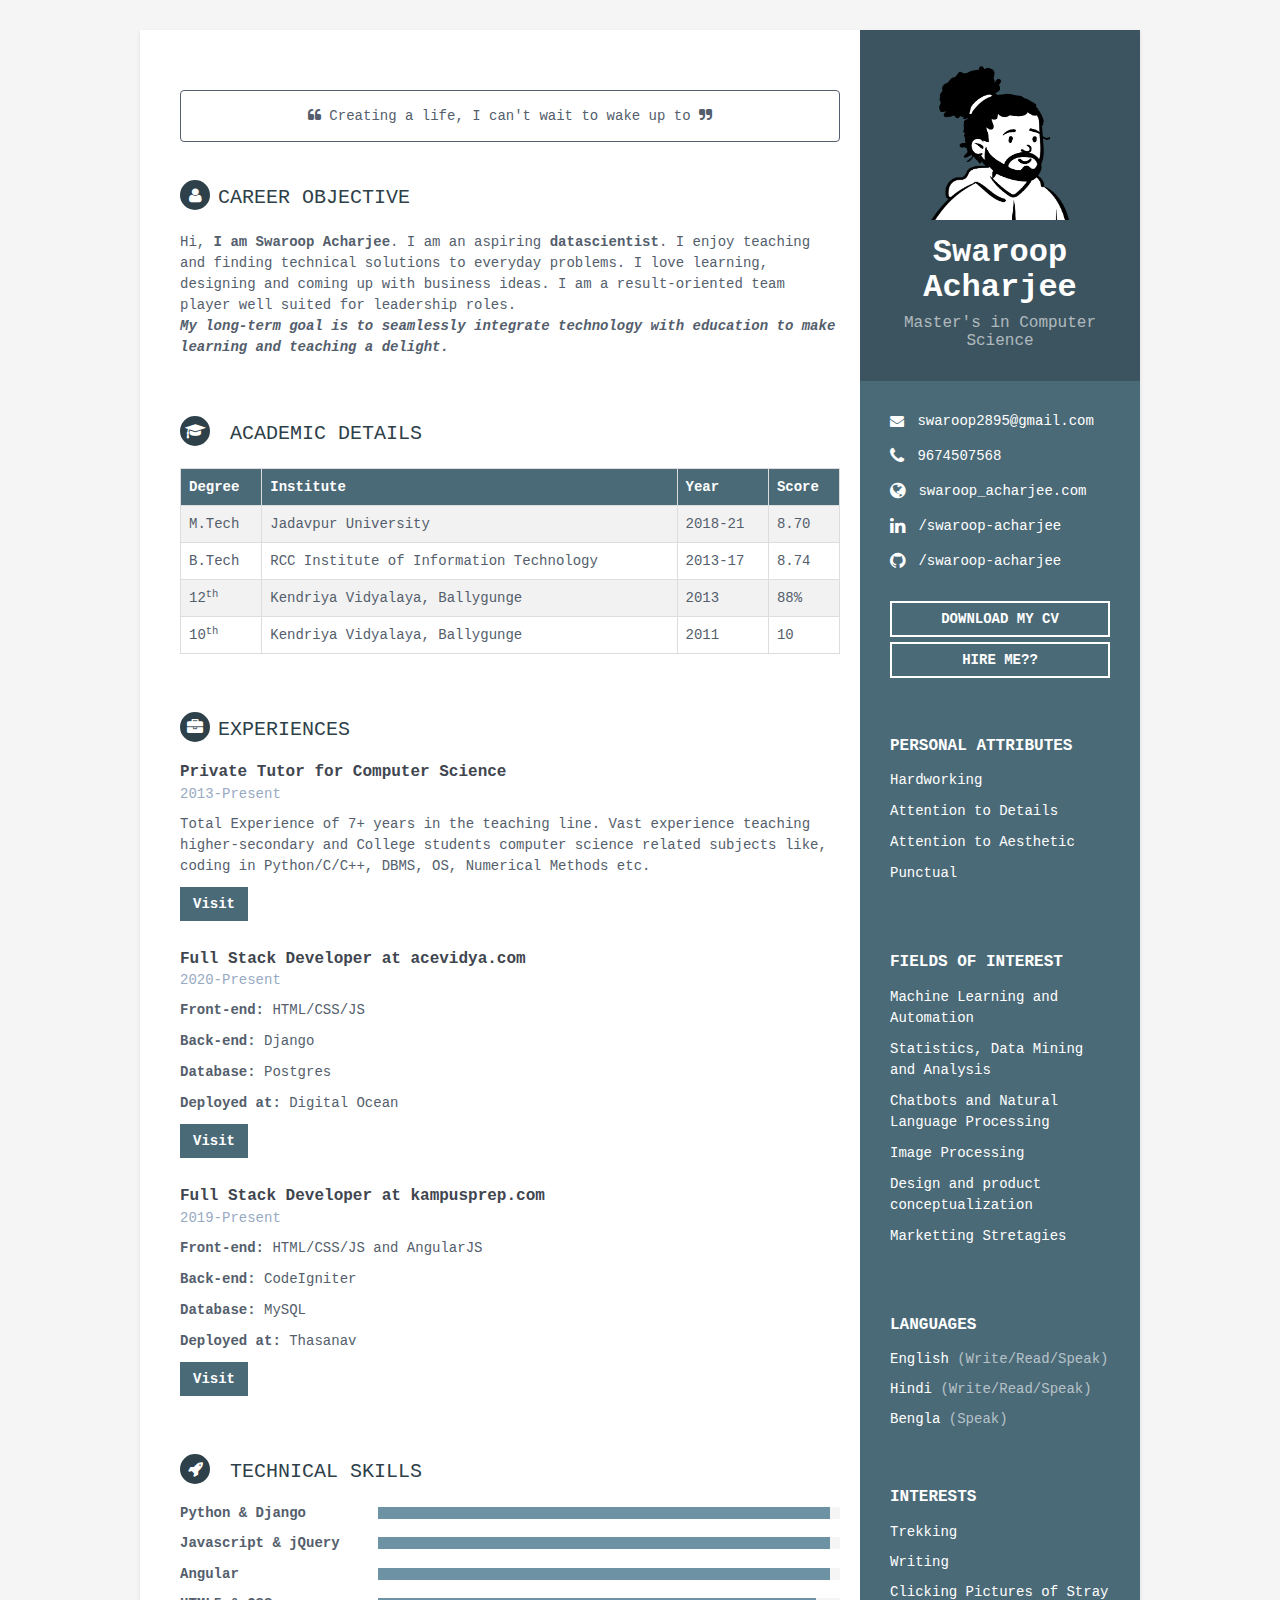
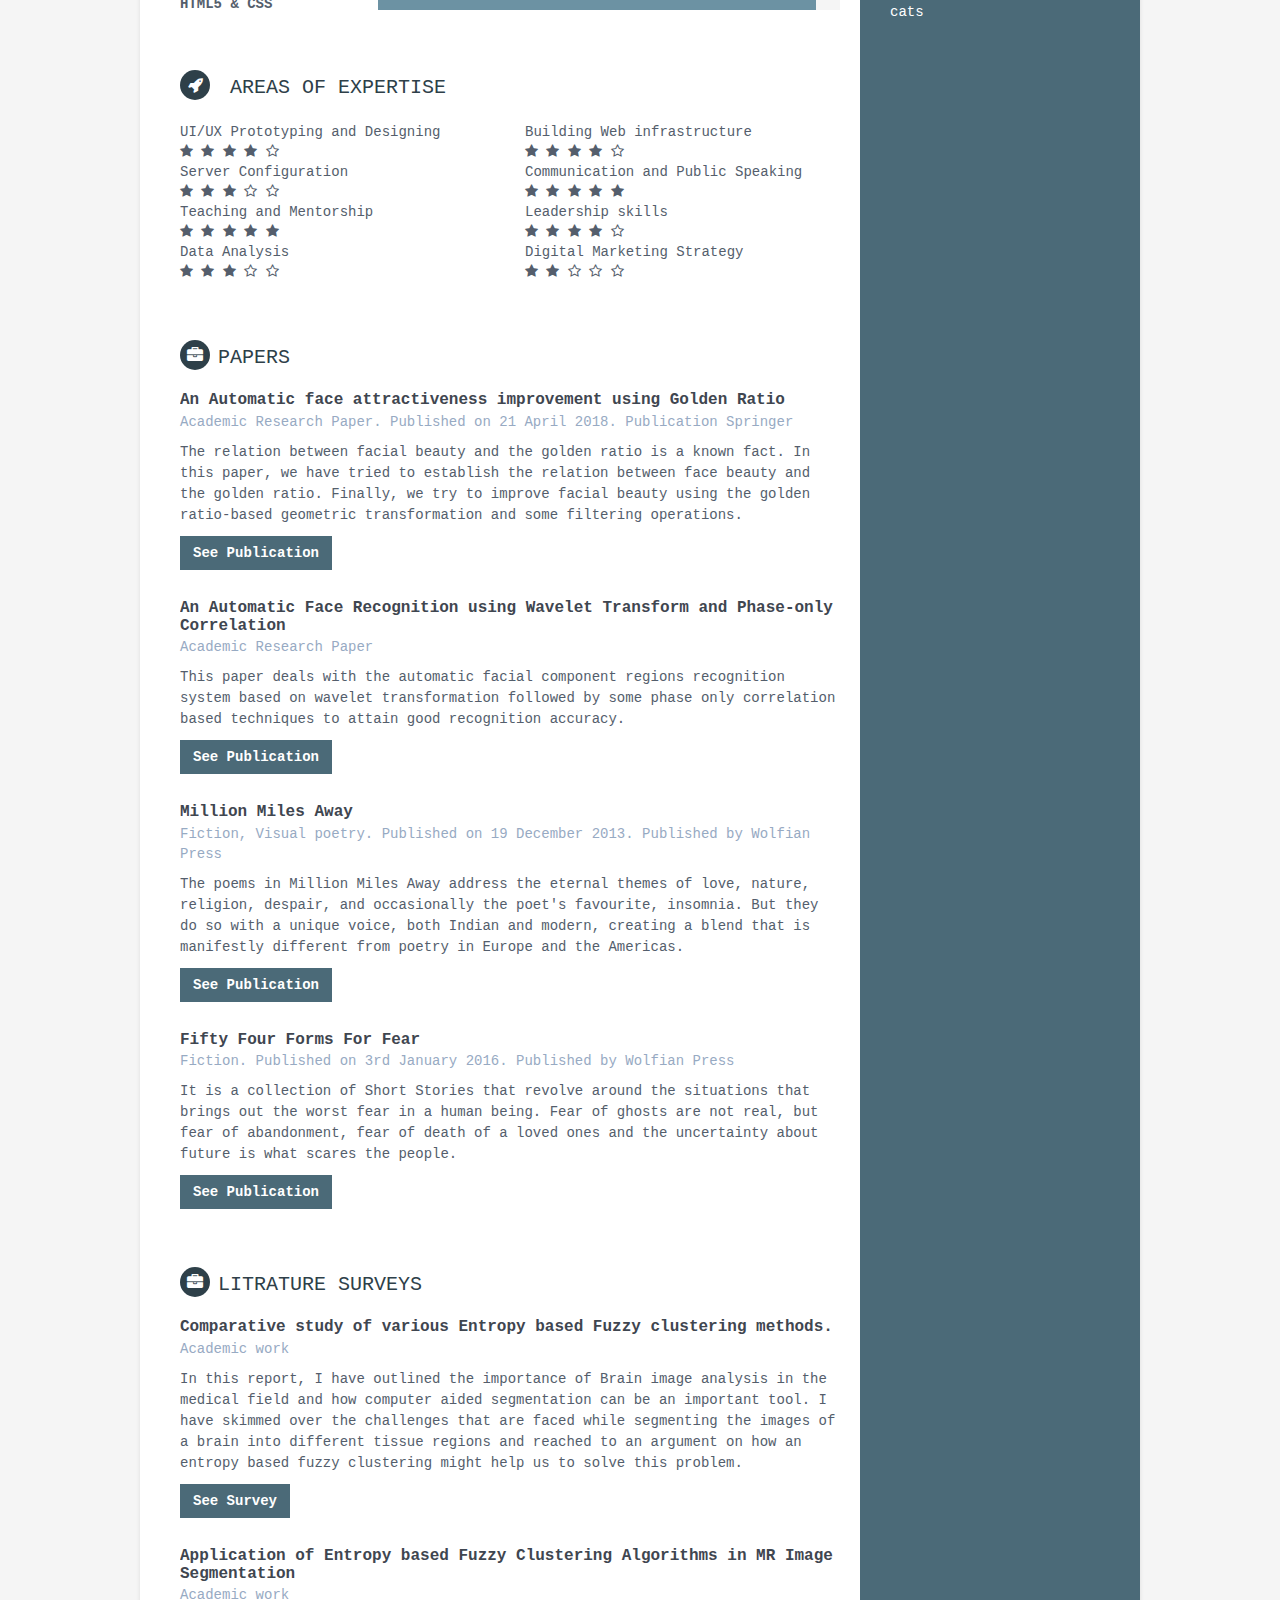
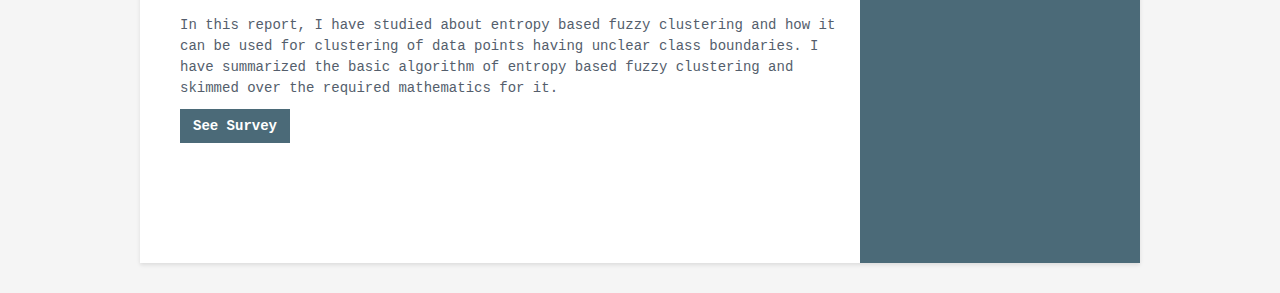
<file: index.html>
<!DOCTYPE html>
<html lang="en">  
    <head>
        <title>Swaroop Acharjee</title>
        <!-- Meta -->
        <meta charset    = "utf-8">
        <meta http-equiv = "X-UA-Compatible" 
              content    = "IE=edge">
        <meta name       = "viewport" 
              content    = "width=device-width, initial-scale=1.0">
        <meta name       = "description" 
              content    = "Responsive HTML5 Resume/CV Template by Swaroop Acharjee">
        <meta name       = "author" content = "Swaroop Acharjee">    
        <link rel        = "shortcut icon" 
              href       = "favicon.ico">  
        <link href       = 'https://fonts.googleapis.com/css?family=Roboto:400,500,400italic,300italic,300,500italic,700,700italic,900,900italic' 
              rel        = 'stylesheet' type = 'text/css'>
        
        <!-- Global CSS -->
        <link rel="stylesheet" href="assets/plugins/bootstrap/css/bootstrap.min.css">   
        <!-- Plugins CSS -->
        <link rel="stylesheet" href="assets/plugins/font-awesome/css/font-awesome.css">
        
        <!-- Theme CSS -->  
        <link id="theme-style" rel="stylesheet" href="assets/css/styles-6.css">
        <!-- HTML5 shim and Respond.js for IE8 support of HTML5 elements and media queries -->
        <!--[if lt IE 9]>
        <script src="https://oss.maxcdn.com/html5shiv/3.7.2/html5shiv.min.js"></script>
        <script src="https://oss.maxcdn.com/respond/1.4.2/respond.min.js"></script>
        <![endif]-->
    </head> 

<body>
    <div class = "wrapper">
        <div class="sidebar-wrapper">
            
            <div class = "small-display">
                <div class="profile-container">
                    <img class = "profile" src="assets/images/profile.png" alt="" />
                    <h1 class = "name">Swaroop Acharjee</h1>
                    <h3 class = "tagline">Master's in Computer Science</h3>
                </div><!--//profile-container-->
                
                <div class="contact-container container-block">
                    <ul class="list-unstyled contact-list">
                        <li class = "email">
                            <i class = "fa fa-envelope"></i>
                            <a  href   = "https://mail.google.com/mail/?view=cm&fs=1&tf=1&to=swaroop2895@gmail.com&body=Hi, Swaroop!!"
                                target = "_blank">
                                swaroop2895@gmail.com
                            </a>
                        </li>
                        <li class = "phone">
                            <i class = "fa fa-phone"></i>
                            <a href  = "#">9674507568</a>
                        </li>
                        <li class = "website">
                            <i class = "fa fa-globe"></i>
                            <a href  = "#" target = "_blank">swaroop_acharjee.com</a>
                        </li>
                        <li class = "linkedin">
                            <i class = "fa fa-linkedin"></i>
                            <a href  = "https://linkedin.com/in/swaroop-acharjee" target="_blank">
                                /swaroop-acharjee
                            </a>
                        </li>
                        <li class = "github">
                            <i class = "fa fa-github"></i>
                            <a href  = "https://github.com/swaroop-acharjee" target = "_blank">/swaroop-acharjee</a>
                        </li>
                    </ul>
                    <br>
                    <a  href     = "CV.pdf" 
                        download = "Swaroop Acharjee CV"
                        target   = "_blank" 
                        class    = "btn btn-block btn-download-cv mt-5">DOWNLOAD MY CV</button>
                    <a  href     = "https://mail.google.com/mail/?view=cm&fs=1&tf=1&to=swaroop2895@gmail.com&body=Hi, Swaroop!!"
                        target   = "_blank" 
                        class    = "btn btn-block btn-download-cv mt-5">HIRE ME??</a>
                </div>
            </div>

            <div class = "small-none-display">
                <div class="education-container container-block">
                    <h2 class="container-block-title">Personal Attributes</h2>
                    <p>Hardworking</p>
                    <p>Attention to Details</p>
                    <p>Attention to Aesthetic</p>
                    <p>Punctual</p>
                </div>

                <div class="education-container container-block">
                    <h2 class="container-block-title">Fields of Interest</h2>
                    <p>Machine Learning and Automation</p>
                    <p>Statistics, Data Mining and Analysis</p>
                    <p>Chatbots and Natural Language Processing</p>
                    <p>Image Processing</p>
                    <p>Design and product conceptualization</p>
                    <p>Marketting Stretagies</p>
                </div>
                
                <div class="languages-container container-block">
                    <h2 class="container-block-title">Languages</h2>
                    <ul class="list-unstyled interests-list">
                        <li>English <span class="lang-desc">(Write/Read/Speak)</span></li>
                        <li>Hindi <span class="lang-desc">(Write/Read/Speak)</span></li>
                        <li>Bengla <span class="lang-desc">(Speak)</span></li>
                    </ul>
                </div><!--//interests-->
                
                <div class="interests-container container-block">
                    <h2 class="container-block-title">Interests</h2>
                    <ul class="list-unstyled interests-list">
                        <li>Trekking</li>
                        <li>Writing</li>
                        <li>Clicking Pictures of Stray cats</li>
                    </ul>
                </div><!--//interests-->
            </div>
        </div><!--//sidebar-wrapper-->
        
    <div class="main-wrapper">
        
        <div class = "alert alert-success">
            <center>
                <i class="fa fa-quote-left"  aria-hidden="true"></i>    
                Creating a life, I can't wait to wake up to
                <i class="fa fa-quote-right" aria-hidden="true"></i>
            </center>
        </div>
        <br>
        
        <section class="section summary-section">
            <h2 class="section-title"><i class="fa fa-user"></i>Career Objective</h2>
            <div class="summary">    
                <p>
                    Hi, <b>I am Swaroop Acharjee</b>.
                    I am an aspiring <b>datascientist</b>. 
                    I enjoy teaching and finding technical solutions to
                    everyday problems. 
                    I love learning, designing and coming up with business ideas. 
                    I am a result-oriented team player well suited for leadership roles.
                    <br>
                    <i><b>
                        My long-term goal is to seamlessly integrate technology with education to make learning and teaching a delight.
                    </b></i>
                    <br>
                </p>
            </div>
        </section>

        <h2 class="section-title">
            <i class="fa fa-graduation-cap"></i> 
            Academic Details
        </h2>
        
        <div class = "table-responsive">
            <table class = "table table-bordered">
                <tr>
                    <th>Degree</th>
                    <th>Institute</th>
                    <th>Year</th>
                    <th>Score</th>
                </tr>
                    
                <tr>
                    <td>M.Tech</td>
                    <td>Jadavpur University</td>
                    <td>2018-21</td>
                    <td>8.70</td>
                </tr>
                    
                <tr>
                    <td>B.Tech</td>
                    <td>RCC Institute of Information Technology</td>
                    <td>2013-17</td>
                    <td>8.74</td>
                </tr>
                
                <tr>
                    <td>12<sup>th</sup></td>
                    <td>Kendriya Vidyalaya, Ballygunge</td>
                    <td>2013</td>
                    <td>88%</td>
                </tr>
                    
                <tr>
                    <td>10<sup>th</sup></td>
                    <td>Kendriya Vidyalaya, Ballygunge</td>
                    <td>2011</td>
                    <td>10</td>
                </tr>
            </table>
        </div>

            <br><br>
            <section class="section experiences-section">
                <h2 class="section-title">
                    <i class="fa fa-briefcase"></i>Experiences
                </h2>
                
                <div class="item">
                    <div class="meta">
                        <div class="upper-row">
                            <h3 class="job-title">
                                <b>Private Tutor for Computer Science</b>
                            </h3>
                        </div><!--//upper-row-->
                    </div><!--//meta-->
                    <div class="details">
                        <div class = "company">2013-Present</div>
                        <p>
                            Total Experience of 7+ years in the teaching line. 
                            Vast experience teaching higher-secondary and College students
                            computer science related subjects like, coding in Python/C/C++, DBMS,
                            OS, Numerical Methods etc.
                        </p>

                        <a  href  = "https://sites.google.com/view/cbsepython/home?authuser=0" 
                            class = "btn btn-wrapper">
                            Visit
                        </a>
                    </div><!--//details-->
                </div><!--//item-->

                <div class="item">
                    <div class="meta">
                        <div class="upper-row">
                            <h3 class="job-title">
                                <b>Full Stack Developer at acevidya.com</b>
                            </h3>
                        </div><!--//upper-row-->
                    </div><!--//meta-->
                    <div class="details">
                        <div class = "company">2020-Present</div>
                        <p><b>Front-end:    </b> HTML/CSS/JS</p>
                        <p><b>Back-end:     </b> Django</p>
                        <p><b>Database:     </b> Postgres</p>
                        <p><b>Deployed at:  </b> Digital Ocean</p>

                        <a  href  = "www.acevidya.com" 
                            class = "btn btn-wrapper">
                            Visit
                        </a>
                    </div><!--//details-->
                </div><!--//item-->

                <div class="item">
                    <div class="meta">
                        <div class="upper-row">
                            <h3 class="job-title">
                                <b>Full Stack Developer at kampusprep.com</b>
                            </h3>
                        </div><!--//upper-row-->
                    </div><!--//meta-->
                    <div class="details">
                        <div class = "company">2019-Present</div>
                        <p><b>Front-end:    </b> HTML/CSS/JS and AngularJS</p>
                        <p><b>Back-end:     </b> CodeIgniter</p>
                        <p><b>Database:     </b> MySQL</p>
                        <p><b>Deployed at:  </b> Thasanav</p>

                        <a  href  = "www.kampusprep.com" 
                            class = "btn btn-wrapper">
                            Visit
                        </a>
                    </div><!--//details-->
                </div><!--//item-->
            </section>
        
            <section class="skills-section section">
                <h2 class="section-title"><i class="fa fa-rocket"></i>
                    Technical Skills
                </h2>
                <div class="skillset">        
                    <div class="item">
                        <h3 class="level-title">Python &amp; Django</h3>
                        <div class="level-bar">
                            <div class="level-bar-inner" data-level="98%">
                            </div>                                      
                        </div><!--//level-bar-->                                 
                    </div><!--//item-->
                    
                    <div class="item">
                        <h3 class="level-title">Javascript &amp; jQuery</h3>
                        <div class="level-bar">
                            <div class="level-bar-inner" data-level="98%">
                            </div>                                      
                        </div><!--//level-bar-->                                 
                    </div><!--//item-->
                    
                    <div class="item">
                        <h3 class="level-title">Angular</h3>
                        <div class="level-bar">
                            <div class="level-bar-inner" data-level="98%">
                            </div>                                      
                        </div><!--//level-bar-->                                 
                    </div><!--//item-->
                    
                    <div class="item">
                        <h3 class="level-title">HTML5 &amp; CSS</h3>
                        <div class="level-bar">
                            <div class="level-bar-inner" data-level="95%">
                            </div>                                      
                        </div><!--//level-bar-->                                 
                    </div><!--//item-->
                </div>  
            </section><!--//skills-section-->

            <section class="skills-section section">
                <h2 class="section-title"><i class="fa fa-rocket"></i>
                    Areas of Expertise
                </h2>
                <div class = "row">

                    <div class = "col-sm-6">
                        UI/UX Prototyping and Designing
                        <br>
                        <i class="fa fa-star    inline-block" aria-hidden="true"></i>
                        <i class="fa fa-star    inline-block" aria-hidden="true"></i>
                        <i class="fa fa-star    inline-block" aria-hidden="true"></i>
                        <i class="fa fa-star    inline-block" aria-hidden="true"></i>
                        <i class="fa fa-star-o  inline-block" aria-hidden="true"></i>
                    </div>
                

                    <div class = "col-sm-6">
                        Building Web infrastructure
                        <br>
                        <i class="fa fa-star    inline-block" aria-hidden="true"></i>
                        <i class="fa fa-star    inline-block" aria-hidden="true"></i>
                        <i class="fa fa-star    inline-block" aria-hidden="true"></i>
                        <i class="fa fa-star    inline-block" aria-hidden="true"></i>
                        <i class="fa fa-star-o  inline-block" aria-hidden="true"></i>
                    </div>
                    
                    
                    <div class = "col-sm-6">
                        Server Configuration
                        <br>
                        <i class="fa fa-star    inline-block" aria-hidden="true"></i>
                        <i class="fa fa-star    inline-block" aria-hidden="true"></i>
                        <i class="fa fa-star    inline-block" aria-hidden="true"></i>
                        <i class="fa fa-star-o  inline-block" aria-hidden="true"></i>
                        <i class="fa fa-star-o  inline-block" aria-hidden="true"></i>
                    </div>
                    

                    <div class = "col-sm-6">
                        Communication and Public Speaking
                        <br>
                        <i class="fa fa-star    inline-block" aria-hidden="true"></i>
                        <i class="fa fa-star    inline-block" aria-hidden="true"></i>
                        <i class="fa fa-star    inline-block" aria-hidden="true"></i>
                        <i class="fa fa-star    inline-block" aria-hidden="true"></i>
                        <i class="fa fa-star    inline-block" aria-hidden="true"></i>
                    </div>
                    

                    <div class = "col-sm-6">
                        Teaching and Mentorship
                        <br>
                        <i class="fa fa-star    inline-block" aria-hidden="true"></i>
                        <i class="fa fa-star    inline-block" aria-hidden="true"></i>
                        <i class="fa fa-star    inline-block" aria-hidden="true"></i>
                        <i class="fa fa-star    inline-block" aria-hidden="true"></i>
                        <i class="fa fa-star    inline-block" aria-hidden="true"></i>
                    </div>
                    

                    <div class = "col-sm-6">
                        Leadership skills
                        <br>
                        <i class="fa fa-star    inline-block" aria-hidden="true"></i>
                        <i class="fa fa-star    inline-block" aria-hidden="true"></i>
                        <i class="fa fa-star    inline-block" aria-hidden="true"></i>
                        <i class="fa fa-star    inline-block" aria-hidden="true"></i>
                        <i class="fa fa-star-o  inline-block" aria-hidden="true"></i>
                    </div>
                    

                    <div class = "col-sm-6">
                        Data Analysis
                        <br>
                        <i class="fa fa-star    inline-block" aria-hidden="true"></i>
                        <i class="fa fa-star    inline-block" aria-hidden="true"></i>
                        <i class="fa fa-star    inline-block" aria-hidden="true"></i>
                        <i class="fa fa-star-o  inline-block" aria-hidden="true"></i>
                        <i class="fa fa-star-o  inline-block" aria-hidden="true"></i>
                    </div>
                    

                    <div class = "col-sm-6">
                        Digital Marketing Strategy
                        <br>
                        <i class="fa fa-star      inline-block" aria-hidden="true"></i>
                        <i class="fa fa-star      inline-block" aria-hidden="true"></i>
                        <i class="fa fa-star-o    inline-block" aria-hidden="true"></i>
                        <i class="fa fa-star-o    inline-block" aria-hidden="true"></i>
                        <i class="fa fa-star-o    inline-block" aria-hidden="true"></i>
                    </div>
                    

                </div>
            </section><!--//skills-section-->

            <section class="section experiences-section">
                <h2 class="section-title">
                    <i class="fa fa-briefcase"></i>Papers
                </h2>
                
                <div class="item">
                    <div class="meta">
                        <div class="upper-row">
                            <h3 class="job-title">
                                <b>An Automatic face attractiveness improvement using Golden Ratio</b>
                            </h3>
                        </div><!--//upper-row-->
                    </div><!--//meta-->
                    <div class="details">
                        <div class = "company">Academic Research Paper. Published on 21 April 2018. Publication Springer</div>
                        <p>
                            The relation between facial beauty and the golden ratio is a known fact. 
                            In this paper, we have tried to establish the relation between face beauty and the golden ratio. 
                            Finally, we try to improve facial beauty using the golden ratio-based geometric transformation and some filtering operations.
                        </p>
                        <a  href  = "https://scholar.google.co.in/scholar?q=face+recognition+using+phase+only+correlation+Swaroop+Acharjee&hl=en&as_sdt=0&as_vis=1&oi=scholart#d=gs_qabs&u=%23p%3DJHf8ZQBeISEJ" 
                            class = "btn btn-wrapper">
                            See Publication
                        </a>
                    </div><!--//details-->
                </div><!--//item-->

                <div class="item">
                    <div class="meta">
                        <div class="upper-row">
                            <h3 class="job-title">
                                <b>An Automatic Face Recognition using Wavelet Transform and Phase-only Correlation</b>
                            </h3>
                        </div><!--//upper-row-->
                    </div><!--//meta-->
                    <div class="details">
                        <div class = "company">Academic Research Paper</div>
                        <p>
                            This paper deals with the automatic facial component regions recognition system based on wavelet transformation followed 
                            by some phase only correlation based techniques to attain good recognition accuracy.
                        </p>
                        <a  href  = "" 
                            class = "btn btn-wrapper">
                            See Publication
                        </a>
                    </div><!--//details-->
                </div><!--//item-->

                <div class="item">
                    <div class="meta">
                        <div class="upper-row">
                            <h3 class="job-title">
                                <b>Million Miles Away</b>
                            </h3>
                        </div><!--//upper-row-->
                    </div><!--//meta-->
                    <div class="details">
                        <div class = "company">Fiction, Visual poetry. Published on 19 December 2013. Published by Wolfian Press</div>
                        <p>
                            The poems in Million Miles Away address the eternal themes of love, nature, religion, despair, and occasionally the poet's favourite, insomnia. 
                            But they do so with a unique voice, both Indian and modern, creating a blend that is manifestly different from poetry in Europe and the Americas.
                        </p>
                        <a  href  = "https://www.amazon.in/Million-Miles-Away-Swaroop-Acharjee-ebook/dp/B00GTV2YR6" 
                            class = "btn btn-wrapper">
                            See Publication
                        </a>
                    </div><!--//details-->
                </div><!--//item-->

                <div class="item">
                    <div class="meta">
                        <div class="upper-row">
                            <h3 class="job-title">
                                <b>Fifty Four Forms For Fear</b>
                            </h3>
                        </div><!--//upper-row-->
                    </div><!--//meta-->
                    <div class="details">
                        <div class = "company">Fiction. Published on 3rd January 2016. Published by Wolfian Press</div>
                        <p>
                            It is a collection of Short Stories that revolve around the situations that brings out the worst fear in a human being.
                            Fear of ghosts are not real, but fear of abandonment, fear of death of a loved ones and the uncertainty about future is what scares the people.
                        </p>
                        <a  href  = "https://www.amazon.in/Fifty-Four-Forms-Swaroop-Acharjee-ebook/dp/B01A4XJA26" 
                            class = "btn btn-wrapper">
                            See Publication
                        </a>
                    </div><!--//details-->
                </div><!--//item-->
            </section>

            <section class="section experiences-section">
                <h2 class="section-title">
                    <i class="fa fa-briefcase"></i>Litrature Surveys
                </h2>
                
                <div class="item">
                    <div class="meta">
                        <div class="upper-row">
                            <h3 class="job-title">
                                <b>Comparative study of various Entropy based Fuzzy clustering methods.</b>
                            </h3>
                        </div><!--//upper-row-->
                    </div><!--//meta-->
                    <div class="details">
                        <div class = "company">Academic work</div>
                        <p>
                            In this report, I have outlined the importance of Brain image analysis in the medical field 
                            and how computer aided segmentation can be an important tool.
                            I have skimmed over the challenges that are faced while segmenting the images 
                            of a brain into different tissue regions and 
                            reached to an argument on how an entropy based 
                            fuzzy clustering might help us to solve this problem.
                        </p>
                        <a  href  = "https://www.notion.so/Comparative-study-of-various-Entropy-based-Fuzzy-clustering-methods-73b453f143ea4f98b6c5a68d565386d9" 
                            class = "btn btn-wrapper">
                            See Survey
                        </a>
                    </div><!--//details-->
                </div><!--//item-->

                <div class="item">
                    <div class="meta">
                        <div class="upper-row">
                            <h3 class="job-title">
                                <b>Application of Entropy based Fuzzy Clustering Algorithms in MR Image Segmentation</b>
                            </h3>
                        </div><!--//upper-row-->
                    </div><!--//meta-->
                    <div class="details">
                        <div class = "company">Academic work</div>
                        <p>
                            In this report, I have studied about entropy based fuzzy clustering and 
                            how it can be used for clustering of data points having unclear class boundaries. 
                            I have summarized the basic algorithm of entropy based fuzzy clustering and skimmed over the required mathematics for it.
                        </p>
                        <a  href  = "https://www.notion.so/Application-of-Entropy-based-Fuzzy-Clustering-Algorithms-in-MR-Image-Segmentation-e3b23ac2eb3146ab8cafd2f50771b4ca" 
                            class = "btn btn-wrapper">
                            See Survey
                        </a>
                    </div><!--//details-->
                </div><!--//item-->
            </section>

        </div><!--//main-body-->
    </div>
 
    <!-- <footer class = "footer">
        <div class="text-center">
                <small class="copyright">Designed by<i class="fa fa-heart"></i> by Swaroop Acharjee</small>
        </div>
    </footer> 
    -->
 
    <!-- Javascript -->          
    <script type="text/javascript" src="assets/plugins/jquery-1.11.3.min.js"></script>
    <script type="text/javascript" src="assets/plugins/bootstrap/js/bootstrap.min.js"></script>    
    <!-- custom js -->
    <script type="text/javascript" src="assets/js/main.js"></script>
    
    <!--Radar Graph-->
    <script src = "https://cdn.anychart.com/releases/8.7.1/js/anychart-core.min.js"></script>
    <script src = "https://cdn.anychart.com/releases/8.7.1/js/anychart-radar.min.js"></script>
</body>


</html>
</file>
<file: assets/css/styles-6.css>
body 
{
  font-family:              'Roboto Mono', monospace;
  color:                    #545E6C;
  background:               #f5f5f5;
  font-size:                14px;
  padding:                  30px;
  -webkit-font-smoothing:   antialiased;
  -moz-osx-font-smoothing:  grayscale;
}

.alert-success
{
  border:                   1px solid #545E6C;
  background-color:         #fff;
  color:                    #545E6C;
}

h1,
h2,
h3,
h4,
h5,
h6 {
  font-family: 'Roboto Mono', monospace;;
  font-weight: 700;
}

.btn-wrapper
{
  text-decoration: 	    none;
	font-weight:          bolder;
	font-family: 			    'Roboto Mono', monospace;
  transition:        		all .2s ease-in-out;
  background-color:     #4B6A78;
  border-radius:        0px !important;
  color:                white;
}

.btn-wrapper:hover
{
  color:              white;
}

.btn-download-cv
{
  text-decoration: 	    none;
	font-weight:          bolder;
	font-family: 			    'Roboto Mono', monospace;
  transition:        		all .2s ease-in-out;
  background:           transparent;
  border:               2px solid white;
  border-radius:      0px !important;
}

.btn-download-cv:hover
{
	text-decoration: 	    none;
  font-weight:           	bolder;
  color: white;
}

th, td 
{
  text-align: left;
  padding:    8px;
}

tr:nth-child(even){background-color: #f2f2f2}

th {
  background-color: #4B6A78;
  color: white;
}

/* a {
  color: #2e4049;
  -webkit-transition: all 0.4s ease-in-out;
  -moz-transition: all 0.4s ease-in-out;
  -ms-transition: all 0.4s ease-in-out;
  -o-transition: all 0.4s ease-in-out;
}
a:hover {
  text-decoration: underline;
  color: #10171a;
}
a:focus {
  text-decoration: none;
} */
p {
  line-height: 1.5;
}
.wrapper {
  background: #4B6A78;
  max-width: 1000px;
  margin: 0 auto;
  position: relative;
  -webkit-box-shadow: 0px 2px 4px rgba(0, 0, 0, 0.1);
  -moz-box-shadow: 0px 2px 4px rgba(0, 0, 0, 0.1);
  box-shadow: 0px 2px 4px rgba(0, 0, 0, 0.1);
}
.sidebar-wrapper {
  background: #4B6A78;
  position: absolute;
  right: 0;
  width: 280px;
  height: 100%;
  color: #fff;
}
.sidebar-wrapper a {
  color: #fff;
}
.sidebar-wrapper .profile-container {
  padding: 30px;
  background: rgba(0, 0, 0, 0.2);
  text-align: center;
  color: #fff;
}
.sidebar-wrapper .name {
  font-size: 32px;
  font-weight: 900;
  margin-top: 0;
  margin-bottom: 10px;
}
.sidebar-wrapper .tagline {
  color: rgba(255, 255, 255, 0.6);
  font-size: 16px;
  font-weight: 400;
  margin-top: 0;
  margin-bottom: 0;
}
.sidebar-wrapper .profile {
  margin-bottom: 15px;
  height: 160px;
  width: 150px;
}
.sidebar-wrapper .contact-list .fa {
  margin-right: 5px;
  font-size: 18px;
  vertical-align: middle;
}
.sidebar-wrapper .contact-list li {
  margin-bottom: 15px;
}
.sidebar-wrapper .contact-list li:last-child {
  margin-bottom: 0;
}
.sidebar-wrapper .contact-list .email .fa {
  font-size: 14px;
}
.sidebar-wrapper .container-block {
  padding: 30px;
}
.sidebar-wrapper .container-block-title {
  text-transform: uppercase;
  font-size: 16px;
  font-weight: 700;
  margin-top: 0;
  margin-bottom: 15px;
}
.sidebar-wrapper .degree {
  font-size: 14px;
  margin-top: 0;
  margin-bottom: 5px;
}
.sidebar-wrapper .education-container .item {
  margin-bottom: 15px;
}
.sidebar-wrapper .education-container .item:last-child {
  margin-bottom: 0;
}
.sidebar-wrapper .education-container .meta {
  color: rgba(255, 255, 255, 0.6);
  font-weight: 500;
  margin-bottom: 0px;
  margin-top: 0;
}
.sidebar-wrapper .education-container .time {
  color: rgba(255, 255, 255, 0.6);
  font-weight: 500;
  margin-bottom: 0px;
}
.sidebar-wrapper .languages-container .lang-desc {
  color: rgba(255, 255, 255, 0.6);
}
.sidebar-wrapper .languages-list {
  margin-bottom: 0;
}
.sidebar-wrapper .languages-list li {
  margin-bottom: 10px;
}
.sidebar-wrapper .languages-list li:last-child {
  margin-bottom: 0;
}
.sidebar-wrapper .interests-list {
  margin-bottom: 0;
}
.sidebar-wrapper .interests-list li {
  margin-bottom: 10px;
}
.sidebar-wrapper .interests-list li:last-child {
  margin-bottom: 0;
}
.main-wrapper {
  background: #fff;
  padding: 60px 60px 60px 40px;
  padding-right: 300px;
}
.main-wrapper .section-title {
  text-transform: uppercase;
  font-size: 20px;
  font-weight: 500;
  color: #2e4049;
  position: relative;
  margin-top: 0;
  margin-bottom: 20px;
}
.main-wrapper .section-title .fa {
  width: 30px;
  height: 30px;
  margin-right: 8px;
  display: inline-block;
  color: #fff;
  -webkit-border-radius: 50%;
  -moz-border-radius: 50%;
  -ms-border-radius: 50%;
  -o-border-radius: 50%;
  border-radius: 50%;
  -moz-background-clip: padding;
  -webkit-background-clip: padding-box;
  background-clip: padding-box;
  background: #2e4049;
  text-align: center;
  padding-top: 8px;
  font-size: 16px;
  position: relative;
  top: -2px;
}
.main-wrapper .section {
  margin-bottom: 60px;
}
.main-wrapper .experiences-section .item {
  margin-bottom: 30px;
}
.main-wrapper .upper-row {
  position: relative;
  overflow: hidden;
  margin-bottom: 2px;
}
.main-wrapper .job-title {
  color: #3F4650;
  font-size: 16px;
  margin-top: 0;
  margin-bottom: 0;
  font-weight: 500;
}
.main-wrapper .time {
  position: absolute;
  right: 0;
  top: 0;
  color: #97AAC3;
}
.main-wrapper .company {
  margin-bottom: 10px;
  color: #97AAC3;
}
.main-wrapper .project-title {
  font-size: 16px;
  font-weight: 400;
  margin-top: 0;
  margin-bottom: 5px;
}
.main-wrapper .projects-section .intro {
  margin-bottom: 30px;
}
.main-wrapper .projects-section .item {
  margin-bottom: 15px;
}
.skillset .item {
  margin-bottom: 15px;
  overflow: hidden;
}
.skillset .level-title {
  font-size: 14px;
  margin-top: 0;
  margin-bottom: 12px;
}
.skillset .level-bar {
  height: 12px;
  background: #f5f5f5;
}
.skillset .level-bar-inner {
  height: 12px;
  background: #6c92a3;
}
.footer {
  padding: 30px;
  padding-top: 60px;
}
.footer .copyright {
  line-height: 1.6;
  color: #545E6C;
  font-size: 13px;
}
.footer .fa-heart {
  color: #fb866a;
}

.small-none-display
{
  display: block;
}

/* Extra small devices (phones, less than 768px) */
@media (max-width: 767px) 
{
  body
  {
    padding: 0%;
    width: 100vw !important;
  }
  .small-display
  {
    height:  100vh;
  }

  .small-none-display
  {
    display: none;
  }

  .sidebar-wrapper {
    position: static;
    width: inherit;
  }
  .main-wrapper {
    padding: 30px;
  }
  .main-wrapper .time {
    position: static;
    display: block;
    margin-top: 5px;
  }
  .main-wrapper .upper-row {
    margin-bottom: 0;
  }

  table 
  {
    min-width: 			550px;
  }
}
/* Small devices (tablets, 768px and up) */
/* Medium devices (desktops, 992px and up) */
@media (min-width: 992px) {
  .skillset .level-title {
    display: inline-block;
    float: left;
    width: 30%;
    margin-bottom: 0;
  }
  .skillset .level-bar {
    display: inline-block;
    width: 70%;
    float: left;
    position: relative;
    top: 1px;
  }
}
/* Large devices (large desktops, 1200px and up) */
/* Ex-Large devices (large desktops, 1200px and up) */
</file>
